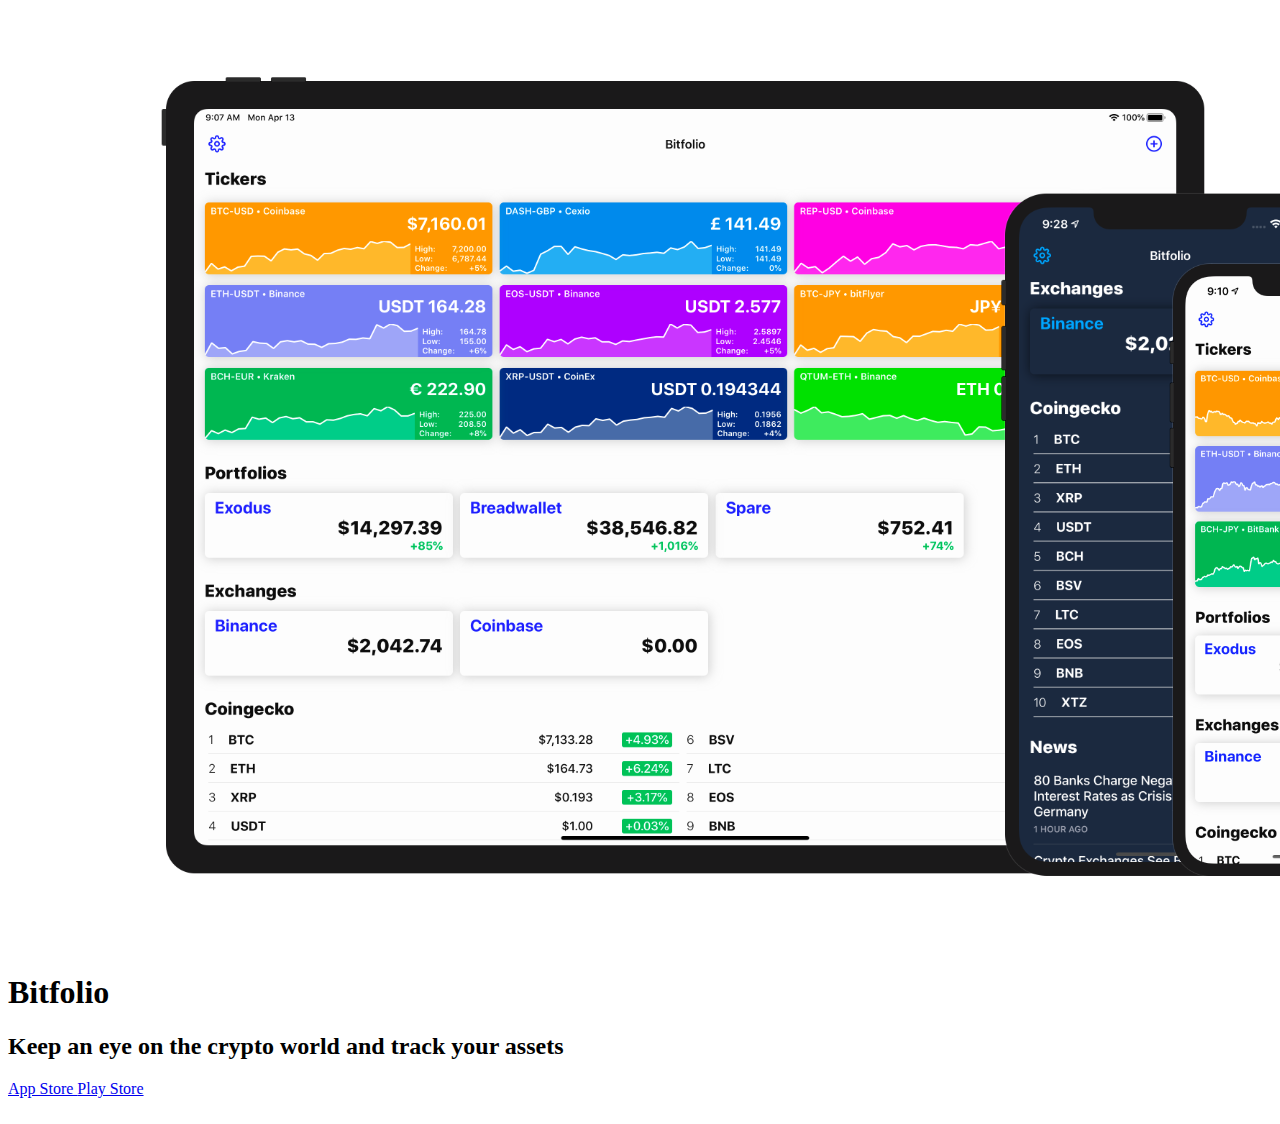
<file: index.html>
<!DOCTYPE html>
<html>
<head>
	<meta name="generator" content="Hugo 0.69.0" />
    
    <meta http-equiv="Content-Type" content="text/html" charset="UTF-8" />
    <meta http-equiv="X-UA-Compatible" content="IE=edge,chrome=1" />

    
    <meta name="viewport" content="width=device-width, initial-scale=1.0, maximum-scale=1">
    <title> Bitfolio &middot; Bitfolio </title>

    <meta name="HandheldFriendly" content="True" />
    <meta name="MobileOptimized" content="320" />
    <meta name="viewport" content="width=device-width, initial-scale=1.0" />

    
    <link rel="stylesheet" type="text/css" href="https://www.timelabs.io/bitfolio/css/base.css" />
</head>

<body class="home-template">
	
	

	
	<meta name="twitter:card" content="app">
	<meta name="twitter:site" content="@timefrancesco">
	<meta name="twitter:text:title" content="Bitfolio - Crypto hub" />
	<meta name="twitter:description" content="Monitor your crypto portfolio and track your investment." />
	<meta name="twitter:image" content="https://www.timelabs.io/bitfolio/img/icon.png" />
	<meta name="twitter:app:name:iphone" content="Bitfolio">
	<meta name="twitter:app:id:iphone" content="1264391689">
	<meta name="twitter:app:name:ipad" content="Bitfolio">
	<meta name="twitter:app:id:ipad" content="1264391689">
	<meta name="twitter:app:name:googleplay" content="Bitfolio - crypto hub">
	<meta name="twitter:app:id:googleplay" content="io.timelabs.bitfolio">
	<meta name="twitter:app:url:googleplay" content="https://play.google.com/store/apps/details?id=io.timelabs.bitfolio">

	
	<meta property="og:title" content="Bitfolio - Crypto ticker & Portfolio" />
	<meta property="og:type" content="article" />
	<meta property="og:url" content="https://www.timelabs.io/bitfolio" />
	<meta property="og:image" content="https://www.timelabs.io/bitfolio/img/fb-meta.png" />
	<meta property="og:description" content="Monitor your crypto portfolio and track your investment." /> 
	<meta property="og:site_name" content="Bitfolio" />

    
    <header id="site-head" >
        <div class="vertical">
            <div id="site-head-content" class="inner">

                 <a id="blog-logo" href="https://timefrancesco.github.io/bitfolio"><img src="img/new-website-cover.png" alt="Blog Logo" /></a><br>
                <h1 class="blog-title">Bitfolio</h1>
                <h2 class="blog-description">Keep an eye on the crypto world and track your assets</h2> 

           <a class="btn first"
              href="https://itunes.apple.com/app/id1264391689?mt=8&at=1001lpzu">
             <i class="fa fa-apple fa-lg" aria-hidden="true"></i> App Store
           </a>

           <a class="btn first"
              href="https://play.google.com/store/apps/details?id=io.timelabs.bitfolio">
             <i class="fa fa-android fa-lg" aria-hidden="true"></i> Play Store
           </a>

              
           
            </div>
        </div>

    </header>

    <main class="content" role="main">
    <div class='fixed-nav'>
    </div>
        

</main>
        <footer class="site-footer">
        <div>
        
         <a href="https://twitter.com/bitfolioapp" title="Twitter bitfolioapp"> <i class='fa fa-tt fa-2x'></i></a>
        
        
        <a href="https://facebook.com/bitfolioapp" title="Facebook"><span class="fa fa-fb-square fa-2x"></span></a> &nbsp
        
        
        
        
        <a href="https://github.com/timefrancesco/bitfolio/wiki/FAQ" title="FAQ"><span class="fa fa-info-circle fa-2x"></span></a> 
        
        
        
        
        </div>
    </footer>


        
    <script src="https://www.timelabs.io/bitfolio/js/jquery.min.js"></script>
    <script type="text/javascript" src="https://www.timelabs.io/bitfolio/js/index.min.js"></script>



</body>
</html>
</file>
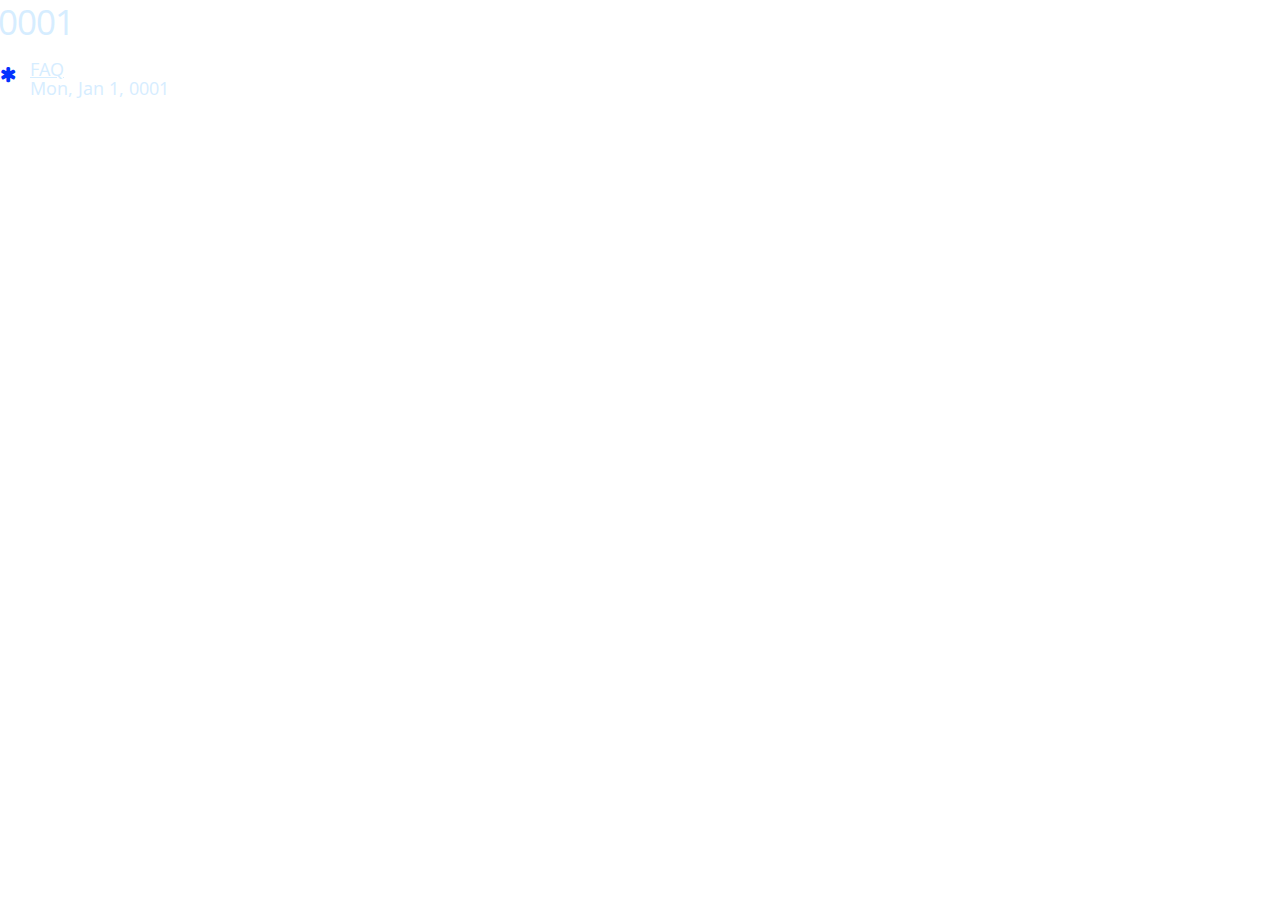
<file: post/index.html>
<!DOCTYPE html>
<html>
<head>
    
    <meta http-equiv="Content-Type" content="text/html" charset="UTF-8" />
    <meta http-equiv="X-UA-Compatible" content="IE=edge,chrome=1" />

    
    <meta name="viewport" content="width=device-width, initial-scale=1.0, maximum-scale=1">
    <title> Posts &middot; Bitfolio </title>

    <meta name="HandheldFriendly" content="True" />
    <meta name="MobileOptimized" content="320" />
    <meta name="viewport" content="width=device-width, initial-scale=1.0" />

    
    <link rel="stylesheet" type="text/css" href="https://timefrancesco.github.io/bitfolio/css/base.css" />
</head>

    <body>
        <div class="content-wrapper">
            <div class="content-wrapper__inner">
                
                <h2>0001</h2>
                <ul id="list">
                    
                    <li>
                        <a href="https://timefrancesco.github.io/bitfolio/post/first/">FAQ </a>
                        <div class="meta">Mon, Jan 1, 0001</div>
                    </li>
                    
                </ul>
                
            </div>
        </div>
    </body>
        
    <script src="https://timefrancesco.github.io/bitfolio/js/jquery.min.js"></script>
    <script type="text/javascript" src="https://timefrancesco.github.io/bitfolio/js/index.min.js"></script>

</html>
</file>
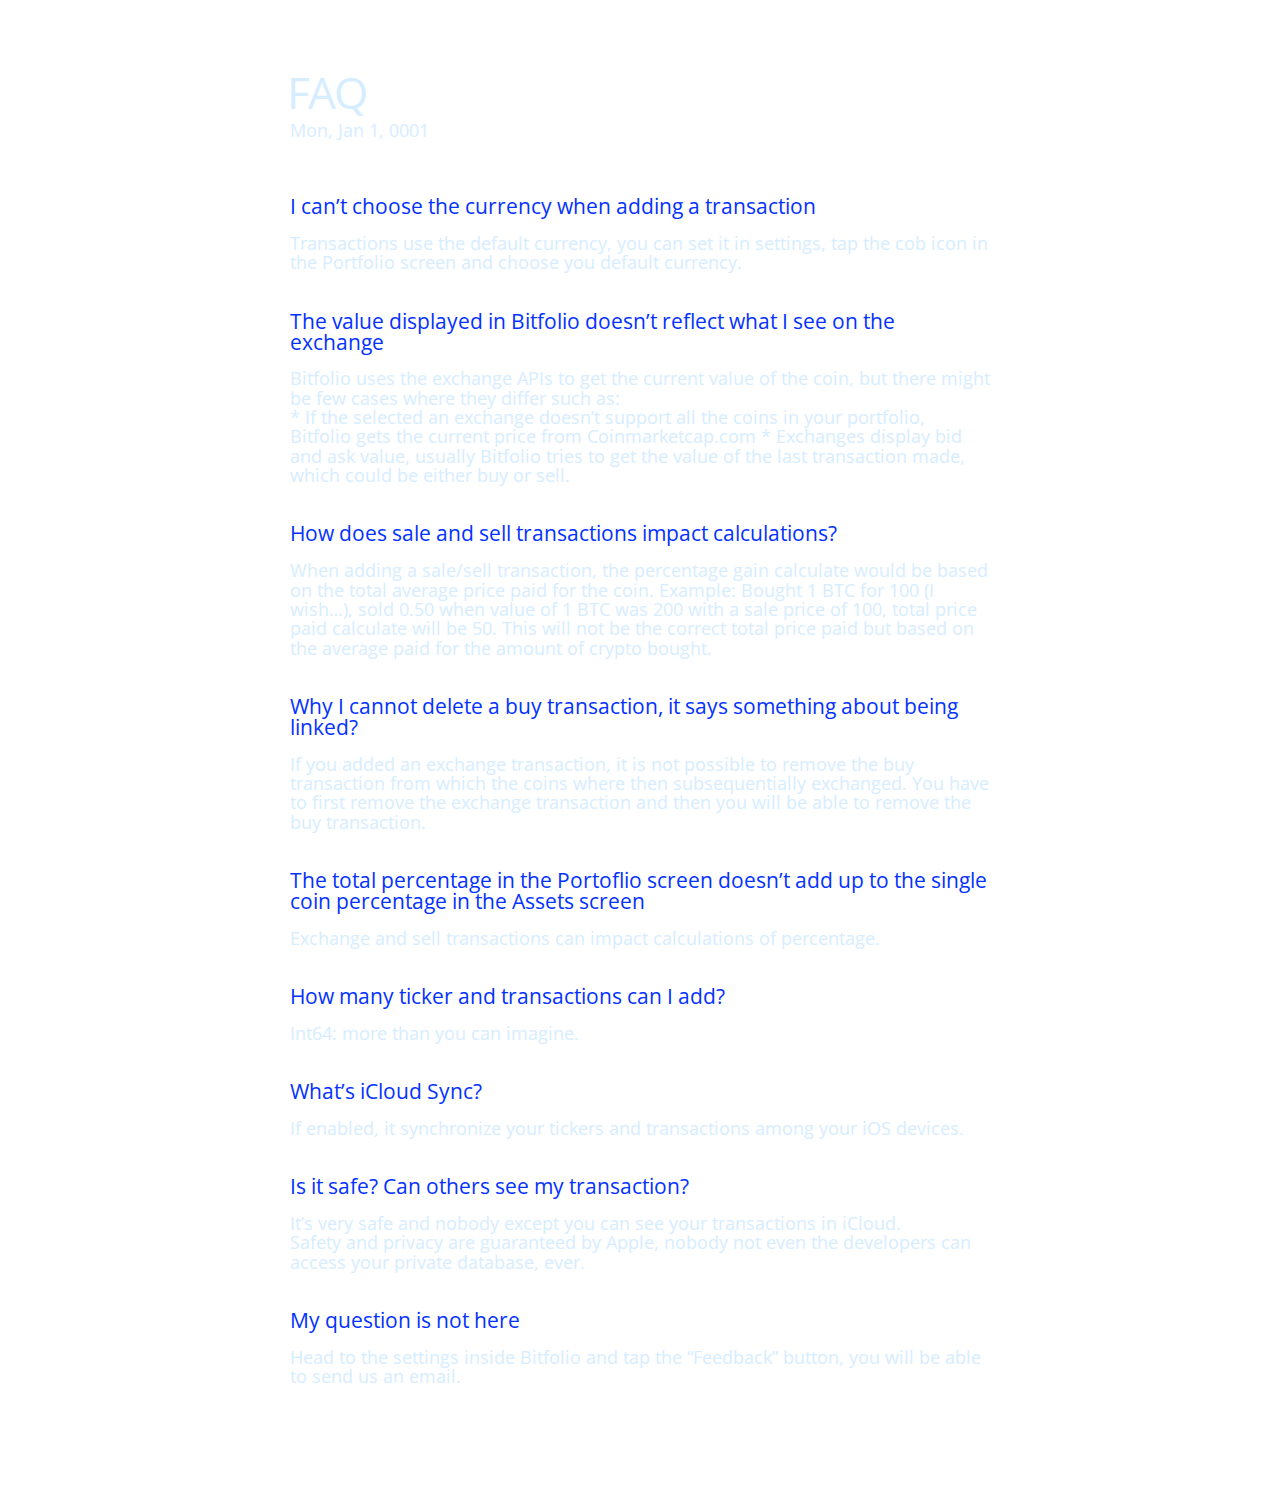
<file: post/first/index.html>
<!DOCTYPE html>
<html>
<head>
    
    <meta http-equiv="Content-Type" content="text/html" charset="UTF-8" />
    <meta http-equiv="X-UA-Compatible" content="IE=edge,chrome=1" />

    
    <meta name="viewport" content="width=device-width, initial-scale=1.0, maximum-scale=1">
    <title> FAQ &middot; Bitfolio </title>

    <meta name="HandheldFriendly" content="True" />
    <meta name="MobileOptimized" content="320" />
    <meta name="viewport" content="width=device-width, initial-scale=1.0" />

    
    <link rel="stylesheet" type="text/css" href="https://timefrancesco.github.io/bitfolio/css/base.css" />
</head>

    <body>
        <div class="content-wrapper">
            <div class="content-wrapper__inner">
                <div class="post">
                    <h1>FAQ</h1>
                    <span class="post-date">Mon, Jan 1, 0001</span>
                    

<p><br></p>

<h3 id="i-can-t-choose-the-currency-when-adding-a-transaction">I can&rsquo;t choose the currency when adding a transaction</h3>

<p>Transactions use the default currency, you can set it in settings, tap the cob icon in the Portfolio screen and choose you default currency.
<br>
<br></p>

<h3 id="the-value-displayed-in-bitfolio-doesn-t-reflect-what-i-see-on-the-exchange">The value displayed in Bitfolio doesn&rsquo;t reflect what I see on the exchange</h3>

<p>Bitfolio uses the exchange APIs to get the current value of the coin, but there might be few cases where they differ such as:<br />
* If the selected an exchange doesn&rsquo;t support all the coins in your portfolio, Bitfolio gets the current price from Coinmarketcap.com
* Exchanges display bid and ask value, usually Bitfolio tries to get the value of the last transaction made, which could be either buy or sell.
<br>
<br></p>

<h3 id="how-does-sale-and-sell-transactions-impact-calculations">How does sale and sell transactions impact calculations?</h3>

<p>When adding a sale/sell transaction, the percentage gain calculate would be based on the total average price paid for the coin.
Example: Bought 1 BTC for 100 (I wish&hellip;), sold 0.50 when value of 1 BTC was 200 with a sale price of 100, total price paid calculate will be 50.
This will not be the correct total price paid but based on the average paid for the amount of crypto bought.
<br>
<br></p>

<h3 id="why-i-cannot-delete-a-buy-transaction-it-says-something-about-being-linked">Why I cannot delete a buy transaction, it says something about being linked?</h3>

<p>If you added an exchange transaction, it is not possible to remove the buy transaction from which the coins where then subsequentially exchanged.
You have to first remove the exchange transaction and then you will be able to remove the buy transaction.
<br>
<br></p>

<h3 id="the-total-percentage-in-the-portoflio-screen-doesn-t-add-up-to-the-single-coin-percentage-in-the-assets-screen">The total percentage in the Portoflio screen doesn&rsquo;t add up to the single coin percentage in the Assets screen</h3>

<p>Exchange and sell transactions can impact calculations of percentage.
<br>
<br></p>

<h3 id="how-many-ticker-and-transactions-can-i-add">How many ticker and transactions can I add?</h3>

<p>Int64: more than you can imagine.
<br>
<br></p>

<h3 id="what-s-icloud-sync">What&rsquo;s iCloud Sync?</h3>

<p>If enabled, it synchronize your tickers and transactions among your iOS devices.
<br>
<br></p>

<h3 id="is-it-safe-can-others-see-my-transaction">Is it safe? Can others see my transaction?</h3>

<p>It&rsquo;s very safe and nobody except you can see your transactions in iCloud.<br />
Safety and privacy are guaranteed by Apple, nobody not even the developers can access your private database, ever.
<br>
<br></p>

<h3 id="my-question-is-not-here">My question is not here</h3>

<p>Head to the settings inside Bitfolio and tap the &ldquo;Feedback&rdquo; button, you will be able to send us an email.
<br>
<br></p>

                </div>
            </div>
        </div>
    </body>
        
    <script src="https://timefrancesco.github.io/bitfolio/js/jquery.min.js"></script>
    <script type="text/javascript" src="https://timefrancesco.github.io/bitfolio/js/index.min.js"></script>

</html>
</file>
